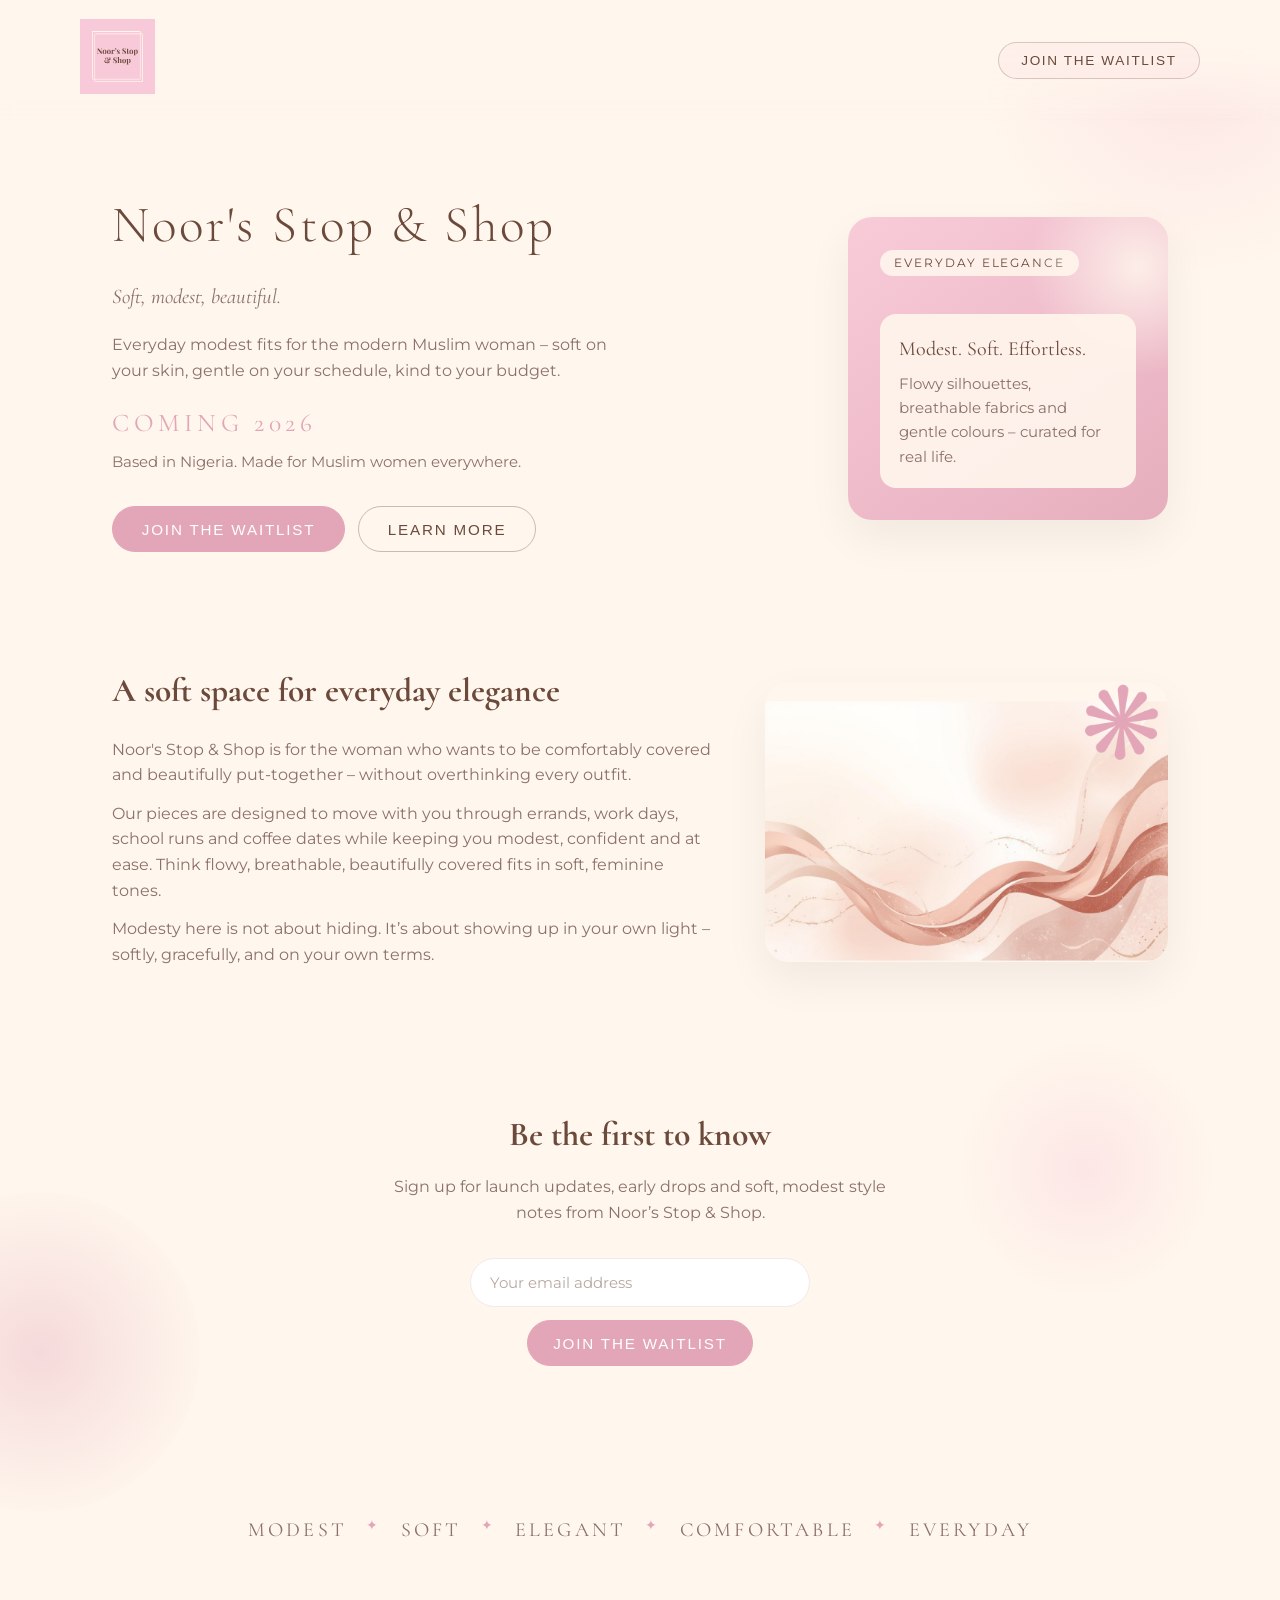
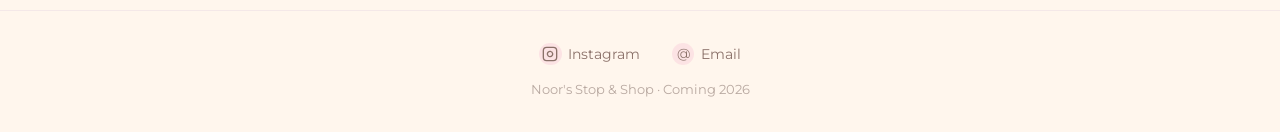
<file: index.html>
<!doctype html>
<html lang="en">
  <head>
    <meta charset="UTF-8" />
    <meta
      name="viewport"
      content="width=device-width, initial-scale=1.0"
    />
    <title>Noor's Stop &amp; Shop · Coming 2026</title>

    <link rel="icon" type="image/png" href="Logo.png" sizes="512x512" />

    <!-- Fonts -->
    <link
      href="https://fonts.googleapis.com/css2?family=Cormorant:wght@300;400;500&family=Montserrat:wght@300;400;500&display=swap"
      rel="stylesheet"
    />

    <!-- Styles -->
    <link rel="stylesheet" href="styles.css" />
  </head>
  <body>
    <div class="page-wrapper">
      <!-- Background decorative shapes -->
      <div class="bg-shape shape-1" aria-hidden="true"></div>
      <div class="bg-shape shape-2" aria-hidden="true"></div>
      <div class="bg-shape shape-3" aria-hidden="true"></div>

      <header class="site-header" aria-label="Noor's Stop & Shop">
        <div class="container header-inner">
          <div class="logo-mark" aria-hidden="true">
            <img
                src="Logo.svg"
                alt="Noor's Stop &amp; Shop logo"
                class="logo"
            />
          </div>

          <button
            class="ghost-link"
            type="button"
            data-scroll-target="#email-signup"
          >
            Join the waitlist
          </button>
        </div>
      </header>

      <main>
        <!-- Hero Section -->
        <section class="hero" id="top">
          <div class="container hero-inner">
            <div class="hero-text">
              <h1 class="brand-name">
                Noor's Stop &amp; Shop
              </h1>
              <p class="hero-tagline">Soft, modest, beautiful.</p>
              <p class="hero-description">
                Everyday modest fits for the modern Muslim woman – soft on
                your skin, gentle on your schedule, kind to your budget.
              </p>
              <p class="launch-announcement">Coming 2026</p>
              <p class="location-text">
                Based in Nigeria. Made for Muslim women everywhere.
              </p>
              <div class="hero-actions">
                <button
                  class="primary-button"
                  type="button"
                  data-scroll-target="#email-signup"
                >
                  Join the waitlist
                </button>
                <button
                  class="secondary-button"
                  type="button"
                  data-scroll-target="#about"
                >
                  Learn more
                </button>
              </div>
            </div>

            <div class="hero-visual" aria-hidden="true">
              <div class="hero-card">
                <div class="hero-pill">Everyday elegance</div>
                <div class="hero-blob"></div>
                <div class="hero-copy-block">
                  <p class="hero-copy-title">Modest. Soft. Effortless.</p>
                  <p class="hero-copy-body">
                    Flowy silhouettes, breathable fabrics and gentle
                    colours – curated for real life.
                  </p>
                </div>
              </div>
            </div>
          </div>
        </section>

        <!-- About Section -->
        <section class="about-section" id="about">

            <div class="container about-inner">
                <div class="about-text">
                <h2 class="section-heading">
                    A soft space for everyday elegance
                </h2>
                <p>
                    Noor's Stop &amp; Shop is for the woman who wants to be
                    comfortably covered and beautifully put-together – without
                    overthinking every outfit.
                </p>
                <p>
                    Our pieces are designed to move with you through errands,
                    work days, school runs and coffee dates while keeping you
                    modest, confident and at ease. Think flowy, breathable,
                    beautifully covered fits in soft, feminine tones.
                </p>
                <p>
                    Modesty here is not about hiding. It’s about showing up
                    in your own light – softly, gracefully, and on your own
                    terms.
                </p>
                </div>

            <div class="about-visual" aria-hidden="true">
                <img
                    src="Landing Design.png"
                    alt="Soft landing design preview for Noor's Stop & Shop"
                    class="about-image"
                />
            </div>
            </div>
        </section>

        <!-- Email Signup Section -->
        <section
          class="email-section"
          id="email-signup"
          aria-labelledby="signup-heading"
        >
          <div class="container email-inner">
            <h2 class="signup-heading" id="signup-heading">
              Be the first to know
            </h2>
            <p class="signup-description">
              Sign up for launch updates, early drops and soft, modest style
              notes from Noor’s Stop &amp; Shop.
            </p>

            <form class="email-form" id="email-form" novalidate>
              <label class="visually-hidden" for="email-input">
                Email address
              </label>
              <input
                type="email"
                class="email-input"
                id="email-input"
                name="email"
                required
                placeholder="Your email address"
              />
              <button
                type="submit"
                class="primary-button email-button"
                id="email-submit-button"
              >
                <span id="email-button-text">Join the waitlist</span>
              </button>
            </form>

            <p
              class="signup-message"
              id="signup-message"
              aria-live="polite"
            ></p>
          </div>
        </section>

        <!-- Values Section -->
        <section class="values-section" aria-label="Brand values">
          <div class="container">
            <div class="values-strip">
              <span>Modest</span>
              <span class="value-divider">✦</span>
              <span>Soft</span>
              <span class="value-divider">✦</span>
              <span>Elegant</span>
              <span class="value-divider">✦</span>
              <span>Comfortable</span>
              <span class="value-divider">✦</span>
              <span>Everyday</span>
            </div>
          </div>
        </section>
      </main>

      <!-- Footer -->
      <footer class="footer">
        <div class="container footer-inner">
          <div class="social-links">
            <a
                href="https://www.instagram.com/noorsstopandshop/"
                target="_blank"
                rel="noopener noreferrer"
                class="social-link"
                >
                <span class="social-icon" aria-hidden="true">
                    <svg
                    viewBox="0 0 24 24"
                    aria-hidden="true"
                    focusable="false"
                    >
                    <rect
                        x="2"
                        y="2"
                        width="20"
                        height="20"
                        rx="5"
                        ry="5"
                        fill="none"
                        stroke="currentColor"
                        stroke-width="2"
                    />
                    <path
                        d="M16 11.37A4 4 0 1 1 12.63 8 4 4 0 0 1 16 11.37z"
                        fill="none"
                        stroke="currentColor"
                        stroke-width="2"
                    />
                    <line
                        x1="17.5"
                        y1="6.5"
                        x2="17.51"
                        y2="6.5"
                        stroke="currentColor"
                        stroke-width="2"
                    />
                    </svg>
                </span>
                <span>Instagram</span>
                </a>
            <a
              href="mailto:hello@noorsstopshop.com"
              class="social-link"
            >
              <span class="social-icon" aria-hidden="true">@</span>
              <span>Email</span>
            </a>
          </div>
          <p class="footer-text">
            Noor's Stop &amp; Shop · Coming 2026
          </p>
        </div>
      </footer>
    </div>

    <!-- Scripts -->
    <script src="script.js"></script>
  </body>
</html>
</file>
<file: styles.css>
/* ========== Brand Tokens ========== */
:root {
  /* Colours (brand palette) */
  --color-bg: #fff6ed;          /* Cream Veil */
  --color-surface: #f8c9d8;     /* Noor Blush */
  --color-surface-soft: #e3a6b8;/* Rose Dust */
  --color-text: #6c4a3b;        /* Cocoa Sand */
  --color-muted: #8b7169;
  --color-border: #f4e8e8;
  --color-accent: #b5c7a1;      /* Soft Olive */
  --color-success: #6b8e6b;
  --color-error: #c47676;

  /* Typography */
  --font-sans: "Montserrat", system-ui, -apple-system, BlinkMacSystemFont,
    "Segoe UI", sans-serif;
  --font-serif: "Cormorant", "Cormorant Garamond", "Times New Roman",
    serif;

  /* Spacing scale */
  --space-xs: 0.4rem;
  --space-sm: 0.8rem;
  --space-md: 1.2rem;
  --space-lg: 2rem;
  --space-xl: 3rem;
  --space-xxl: 4rem;

  /* Radius */
  --radius-pill: 999px;
  --radius-lg: 1.5rem;
  --radius-md: 1rem;
  --radius-sm: 0.75rem;

  /* Shadows */
  --shadow-soft: 0 18px 45px rgba(0, 0, 0, 0.06);
}

/* ========== Global ========== */
*,
*::before,
*::after {
  box-sizing: border-box;
}

html,
body {
  margin: 0;
  padding: 0;
}

body {
  min-height: 100vh;
  font-family: var(--font-sans);
  font-size: 16px;
  line-height: 1.6;
  background: var(--color-bg);
  color: var(--color-text);
  -webkit-font-smoothing: antialiased;
}

.page-wrapper {
  position: relative;
  min-height: 100vh;
  overflow-x: hidden;
}

/* Container */
.container {
  width: 100%;
  max-width: 1120px;
  margin: 0 auto;
  padding: 0 var(--space-lg);
}

/* ========== Decorative Background Shapes ========== */
.bg-shape {
  position: absolute;
  border-radius: 50%;
  opacity: 0.35;
  z-index: 0;
  pointer-events: none;
}

.shape-1 {
  width: 420px;
  height: 420px;
  background: radial-gradient(
    circle,
    var(--color-surface) 0%,
    transparent 70%
  );
  top: -140px;
  right: -120px;
}

.shape-2 {
  width: 320px;
  height: 320px;
  background: radial-gradient(
    circle,
    var(--color-surface-soft) 0%,
    transparent 75%
  );
  bottom: 220px;
  left: -120px;
}

.shape-3 {
  width: 260px;
  height: 260px;
  background: radial-gradient(
    circle,
    var(--color-surface) 0%,
    transparent 70%
  );
  top: 60%;
  right: 5%;
}

/* ========== Header ========== */
.site-header {
  position: sticky;
  top: 0;
  z-index: 10;
  backdrop-filter: blur(10px);
  background: linear-gradient(
    to bottom,
    rgba(255, 246, 237, 0.96),
    rgba(255, 246, 237, 0.9),
    transparent
  );
}

.header-inner {
  display: flex;
  align-items: center;
  justify-content: space-between;
  padding: var(--space-md) 0;
}

.logo-mark .logo {
  width: 75px;
  height: 75px;
}

/* Ghost link in header */
.ghost-link {
  border: 1px solid rgba(108, 74, 59, 0.25);
  padding: 0.6rem 1.4rem;
  border-radius: var(--radius-pill);
  background: rgba(248, 201, 216, 0.15);
  color: var(--color-text);
  font-size: 0.85rem;
  letter-spacing: 0.12em;
  text-transform: uppercase;
  cursor: pointer;
  transition: all 0.2s ease;
}

.ghost-link:hover {
  background: rgba(248, 201, 216, 0.35);
  border-color: rgba(108, 74, 59, 0.4);
}

/* ========== Hero ========== */
.hero {
  position: relative;
  z-index: 1;
  padding: var(--space-xxl) 0 var(--space-xl);
}

.hero-inner {
  display: grid;
  grid-template-columns: minmax(0, 1.3fr) minmax(0, 1fr);
  gap: var(--space-xxl);
  align-items: center;
}

.hero-text {
  max-width: 620px;
}

.brand-name {
  font-family: var(--font-serif);
  font-weight: 300;
  font-size: clamp(2.8rem, 4vw, 3.4rem);
  letter-spacing: 0.06em;
  margin: 0 0 var(--space-sm);
}

.hero-tagline {
  font-family: var(--font-serif);
  font-size: 1.3rem;
  font-style: italic;
  color: var(--color-muted);
  margin: 0 0 var(--space-md);
}

.hero-description {
  font-size: 1rem;
  color: var(--color-muted);
  margin: 0 0 var(--space-md);
  max-width: 32rem;
}

.launch-announcement {
  font-family: var(--font-serif);
  font-size: 1.6rem;
  letter-spacing: 0.18em;
  text-transform: uppercase;
  color: var(--color-surface-soft);
  margin: 0 0 var(--space-xs);
}

.location-text {
  font-size: 0.95rem;
  color: var(--color-muted);
  margin: 0 0 var(--space-lg);
}

.hero-actions {
  display: flex;
  flex-wrap: wrap;
  gap: var(--space-sm);
}

/* Hero visual card */
.hero-visual {
  display: flex;
  justify-content: flex-end;
}

.hero-card {
  position: relative;
  width: 100%;
  max-width: 320px;
  padding: var(--space-lg);
  border-radius: var(--radius-lg);
  background: linear-gradient(
    145deg,
    rgba(248, 201, 216, 0.95),
    rgba(227, 166, 184, 0.9)
  );
  box-shadow: var(--shadow-soft);
  overflow: hidden;
}

.hero-pill {
  display: inline-flex;
  align-items: center;
  justify-content: center;
  padding: 0.2rem 0.9rem;
  border-radius: var(--radius-pill);
  background: rgba(255, 246, 237, 0.9);
  color: var(--color-text);
  font-size: 0.75rem;
  letter-spacing: 0.16em;
  text-transform: uppercase;
  margin-bottom: var(--space-md);
}

.hero-blob {
  position: absolute;
  width: 220px;
  height: 220px;
  top: -60px;
  right: -80px;
  background: radial-gradient(
    circle,
    rgba(255, 246, 237, 0.85) 0%,
    transparent 70%
  );
  pointer-events: none;
}

.hero-copy-block {
  position: relative;
  margin-top: var(--space-md);
  padding: var(--space-md);
  border-radius: var(--radius-md);
  background: rgba(255, 246, 237, 0.92);
}

.hero-copy-title {
  font-family: var(--font-serif);
  font-size: 1.25rem;
  margin: 0 0 var(--space-xs);
}

.hero-copy-body {
  margin: 0;
  font-size: 0.95rem;
  color: var(--color-muted);
}

/* Buttons */
.primary-button,
.secondary-button {
  border-radius: var(--radius-pill);
  padding: 0.85rem 1.8rem;
  font-size: 0.95rem;
  letter-spacing: 0.12em;
  text-transform: uppercase;
  border: 1px solid transparent;
  cursor: pointer;
  transition: all 0.2s ease;
}

.primary-button {
  background: var(--color-surface-soft);
  color: #ffffff;
  border-color: var(--color-surface-soft);
}

.primary-button:hover {
  background: #d28ba9;
  border-color: #d28ba9;
  transform: translateY(-1px);
}

.secondary-button {
  background: transparent;
  color: var(--color-text);
  border-color: rgba(108, 74, 59, 0.35);
}

.secondary-button:hover {
  background: rgba(248, 201, 216, 0.3);
}

/* ========== About Section ========== */
.about-section {
  position: relative;
  z-index: 1;
  padding: var(--space-xxl) 0;
}

.about-inner {
  display: grid;
  grid-template-columns: minmax(0, 1.2fr) minmax(0, 0.8fr);
  gap: var(--space-xl);
  align-items: center;
}

.section-heading {
  font-family: var(--font-serif);
  font-size: clamp(1.8rem, 2.6vw, 2.1rem);
  margin: 0 0 var(--space-md);
}

.about-text p {
  margin: 0 0 var(--space-sm);
  color: var(--color-muted);
}

/* Arch visual */
.about-visual {
  display: flex;
  justify-content: center;
}

.about-image {
  max-width: 100%;
  height: auto;
  border-radius: var(--radius-lg);
  box-shadow: var(--shadow-soft);
  display: block;
}

.decorative-arch {
  width: 260px;
  height: 320px;
  border-radius: 260px 260px 200px 200px;
  border: 2px solid var(--color-border);
  position: relative;
  display: flex;
  align-items: flex-end;
  justify-content: center;
  padding-bottom: var(--space-lg);
}

.arch-circle {
  width: 110px;
  height: 110px;
  border-radius: 50%;
  background: radial-gradient(
    circle,
    rgba(248, 201, 216, 0.95),
    rgba(227, 166, 184, 0.7)
  );
}

.arch-star {
  position: absolute;
  top: 14%;
  left: 18%;
  font-size: 1.9rem;
  color: var(--color-surface-soft);
}

/* ========== Email Section ========== */
.email-section {
  padding: var(--space-xxl) 0 var(--space-xl);
}

.email-inner {
  max-width: 560px;
  margin: 0 auto;
  text-align: center;
}

.signup-heading {
  font-family: var(--font-serif);
  font-size: 2.1rem;
  margin: 0 0 var(--space-sm);
}

.signup-description {
  margin: 0 0 var(--space-lg);
  color: var(--color-muted);
}

.email-form {
  display: flex;
  flex-wrap: wrap;
  gap: var(--space-sm);
  justify-content: center;
}

.email-input {
  flex: 1;
  min-width: min(260px, 100%);
  max-width: 340px;
  padding: 0.9rem 1.2rem;
  border-radius: var(--radius-pill);
  border: 1px solid var(--color-border);
  font-size: 0.95rem;
  font-family: var(--font-sans);
  background: #ffffff;
  color: var(--color-text);
}

.email-input::placeholder {
  color: #b8a8a0;
}

.email-input:focus {
  outline: none;
  border-color: var(--color-surface-soft);
  box-shadow: 0 0 0 3px rgba(227, 166, 184, 0.25);
}

.email-button {
  padding-inline: 1.6rem;
}

.signup-message {
  margin-top: var(--space-sm);
  font-size: 0.9rem;
  min-height: 1.5rem;
}

.signup-message.success {
  color: var(--color-success);
}

.signup-message.error {
  color: var(--color-error);
}

/* ========== Values ========== */
.values-section {
  padding: var(--space-xl) 0 var(--space-xxl);
}

.values-strip {
  display: flex;
  flex-wrap: wrap;
  justify-content: center;
  gap: var(--space-md);
  font-family: var(--font-serif);
  font-size: 1.25rem;
  color: var(--color-muted);
  letter-spacing: 0.16em;
  text-transform: uppercase;
}

.value-divider {
  font-size: 0.9rem;
  color: var(--color-surface-soft);
}

/* ========== Footer ========== */
.footer {
  border-top: 1px solid var(--color-border);
  padding: var(--space-lg) 0 var(--space-md);
}

.footer-inner {
  text-align: center;
}

.social-links {
  display: flex;
  justify-content: center;
  gap: var(--space-lg);
  margin-bottom: var(--space-sm);
}

.social-link {
  display: inline-flex;
  align-items: center;
  gap: var(--space-xs);
  text-decoration: none;
  color: var(--color-muted);
  font-size: 0.9rem;
  transition: color 0.2s ease, transform 0.2s ease;
}

.social-link:hover {
  color: var(--color-surface-soft);
  transform: translateY(-1px);
}

.social-icon {
  display: inline-flex;
  width: 1.4rem;
  height: 1.4rem;
  border-radius: 999px;
  align-items: center;
  justify-content: center;
  background: rgba(248, 201, 216, 0.4);
  font-size: 0.8rem;
}

.social-icon svg {
  width: 1rem;
  height: 1rem;
  display: block;
}

.footer-text {
  font-size: 0.82rem;
  color: #b8a8a0;
}

/* ========== Utilities ========== */
.visually-hidden {
  border: 0;
  clip: rect(0 0 0 0);
  height: 1px;
  margin: -1px;
  overflow: hidden;
  padding: 0;
  position: absolute;
  width: 1px;
}

/* ========== Responsive ========== */
@media (max-width: 900px) {
  .hero-inner,
  .about-inner {
    grid-template-columns: 1fr;
    gap: var(--space-xl);
  }

  .hero-visual {
    justify-content: flex-start;
  }

  .site-header {
    position: static;
  }

  .header-inner {
    padding-top: var(--space-md);
  }
}

@media (max-width: 640px) {
  .container {
    padding: 0 var(--space-md);
  }

  .hero {
    padding-top: var(--space-xl);
  }

  .hero-actions {
    flex-direction: column;
    align-items: stretch;
  }

  .values-strip {
    font-size: 1rem;
    gap: var(--space-sm);
  }
}
</file>
